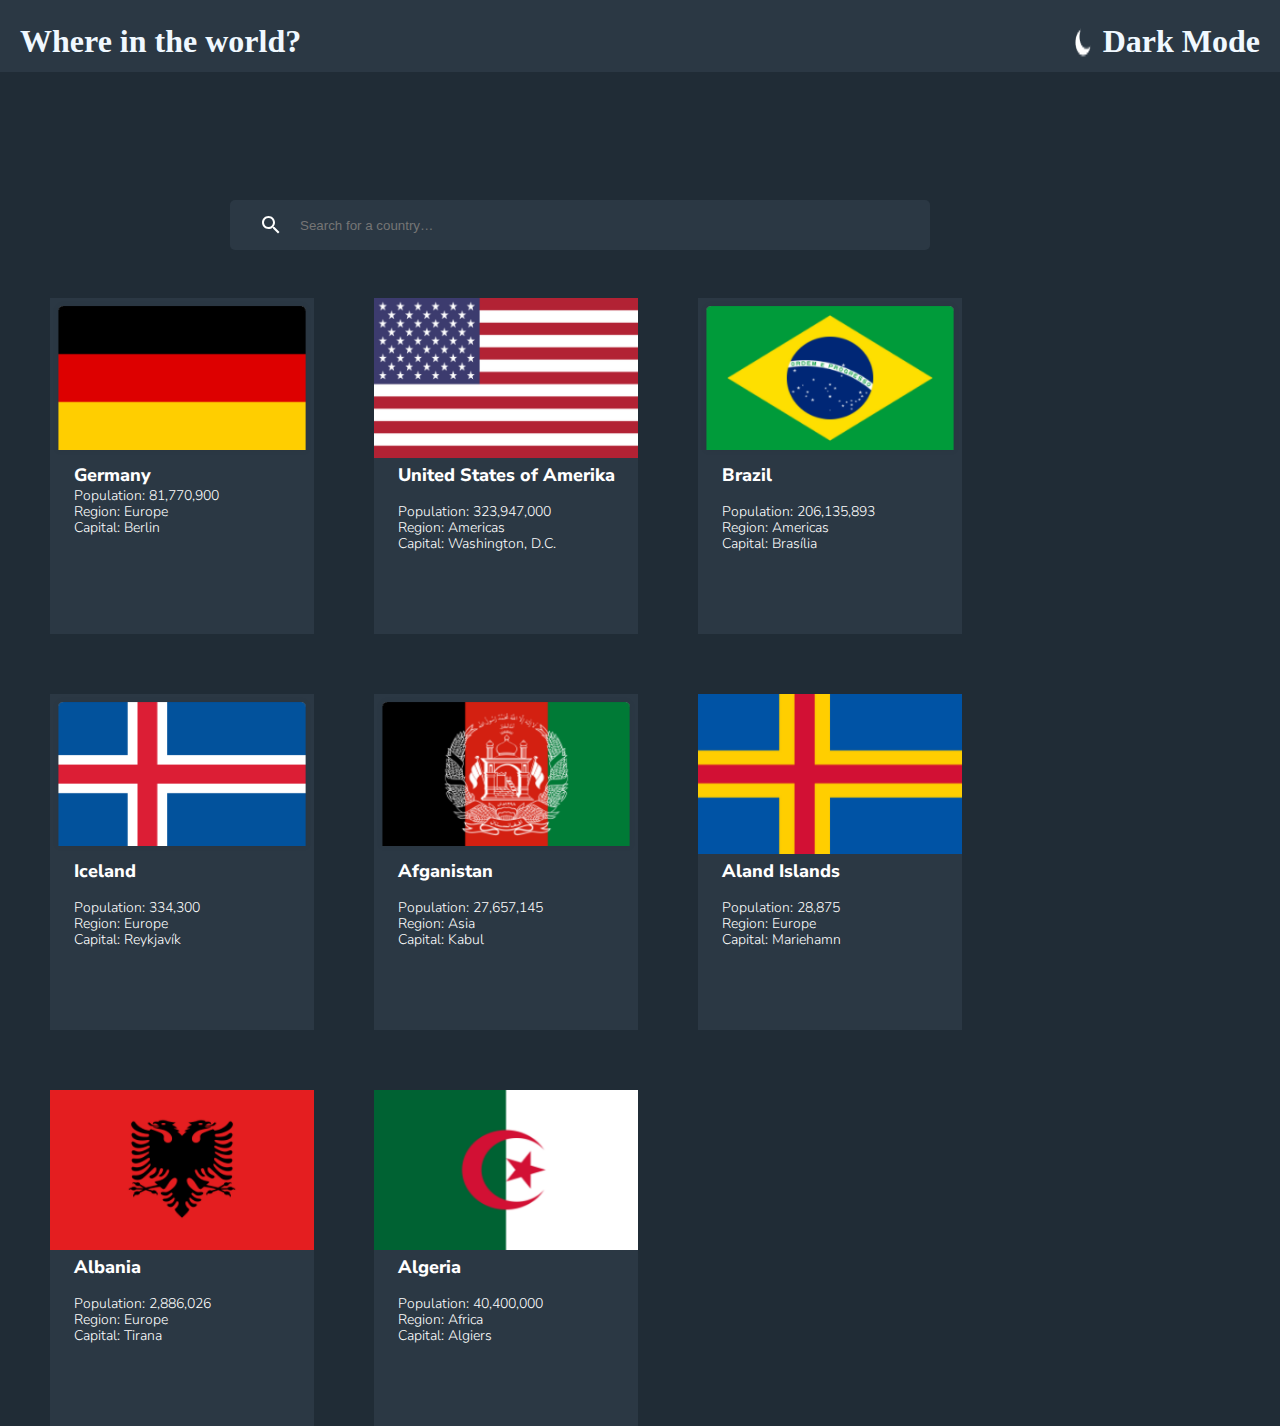
<file: index.html>
<!DOCTYPE html>
<html lang="en">

<head>
    <meta charset="UTF-8">
    <meta name="viewport" content="width=device-width, initial-scale=1.0">
    <link rel="preconnect" href="https://fonts.googleapis.com">
    <link rel="preconnect" href="https://fonts.gstatic.com" crossorigin>
    <link
        href="https://fonts.googleapis.com/css2?family=Inter:wght@100..900&family=Mulish:ital,wght@0,200..1000;1,200..1000&family=Nunito+Sans:ital,opsz,wght@0,6..12,200..1000;1,6..12,200..1000&family=Open+Sans:ital,wght@0,300..800;1,300..800&family=Plus+Jakarta+Sans:ital,wght@0,200..800;1,200..800&family=Poppins:ital,wght@0,100;0,200;0,300;0,400;0,500;0,600;0,700;0,800;0,900;1,100;1,200;1,300;1,400;1,500;1,600;1,700;1,800;1,900&family=Public+Sans:ital,wght@0,100..900;1,100..900&family=Roboto+Mono:ital,wght@0,100..700;1,100..700&family=Roboto:ital,wght@0,100;0,300;0,400;0,500;0,700;0,900;1,100;1,300;1,400;1,500;1,700;1,900&display=swap"
        rel="stylesheet">
    <link rel="stylesheet" href="style.css">
    <title>Document</title>
</head>

<body style="background-color: #202C36;">
    <header>
        <nav>
            <div class="container">
                <div class="navbar">
                    <h1 class="logo">Where in the world?</h1>
                    <div class="moon">
                        <img class="moon_logo" src="/Group 3.png" alt="">
                        <h1 class="dark">Dark Mode</h1>
                    </div>
                </div>
            </div>
        </nav>
        <div class="search container">
            <img src="/icon-search-white.svg" alt="">
            <input placeholder="Search for a country…" type="text">
        </div>
    </header>
    <section class="container">
        <div class="cards">
            <div class="card">
                <img src="/1280px-Flag_of_Germany.svg.png" alt="Germany">
                <a href="/about.html">Germany</a>
                <p>Population: 81,770,900</p>
                <p>Region: Europe</p>
                <p>Capital: Berlin</p>
            </div>
            <div class="card">
                <img src="/1280px-Flag_of_Germany.svg (1).png" alt="Usa">
                <h1>United States of Amerika</h1>
                <p>Population: 323,947,000</p>
                <p>Region: Americas</p>
                <p>Capital: Washington, D.C.</p>
            </div>
            <div class="card">
                <img src="/1280px-Flag_of_Germany.svg (2).png" alt="Brazil">
                <h1>Brazil</h1>
                <p>Population: 206,135,893</p>
                <p>Region: Americas</p>
                <p>Capital: Brasília</p>
            </div>
            <div class="card">
                <img src="/1280px-Flag_of_Germany.svg (3).png" alt="Iceland">
                <h1>Iceland</h1>
                <p>Population: 334,300</p>
                <p>Region: Europe</p>
                <p>Capital: Reykjavík</p>
            </div>
            <div class="card">
                <img src="/1280px-Flag_of_Germany.svg (4).png" alt="Afganistan">
                <h1>Afganistan</h1>
                <p>Population: 27,657,145</p>
                <p>Region: Asia</p>
                <p>Capital: Kabul</p>
            </div>
            <div class="card">
                <img src="/1280px-Flag_of_Germany.svg (5).png" alt="Aland Islandds">
                <h1>Aland Islands</h1>
                <p>Population: 28,875</p>
                <p>Region: Europe</p>
                <p>Capital: Mariehamn</p>
            </div>
            <div class="card">
                <img src="/1280px-Flag_of_Germany.svg (6).png" alt="Albania">
                <h1>Albania</h1>
                <p>Population: 2,886,026</p>
                <p>Region: Europe</p>
                <p>Capital: Tirana</p>
            </div>
            <div class="card">
                <img src="/1280px-Flag_of_Germany.svg (7).png" alt="Algeria">
                <h1>Algeria</h1>
                <p>Population: 40,400,000</p>
                <p>Region: Africa</p>
                <p>Capital: Algiers</p>

            </div>
        </div>
    </section>
</body>

</html>
</file>
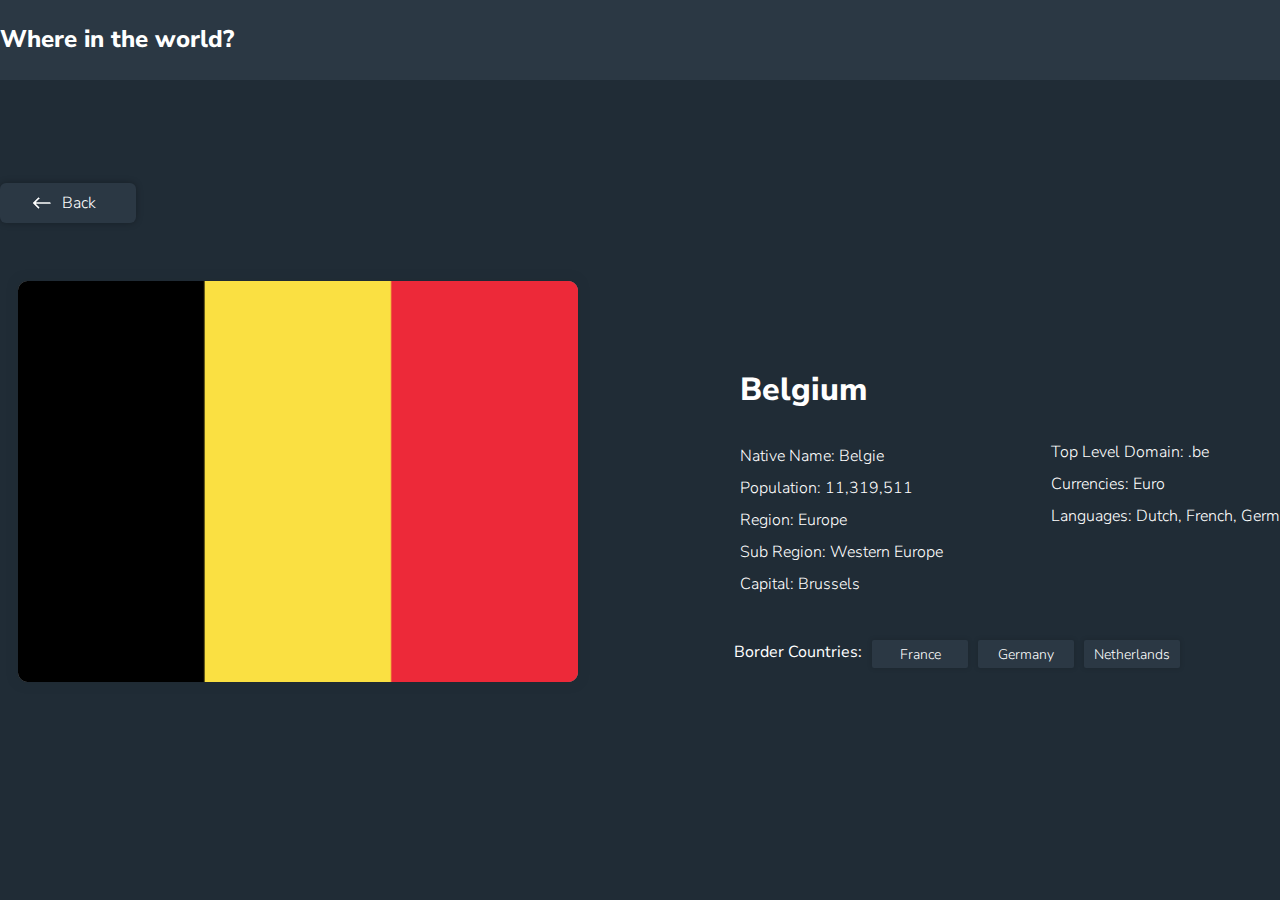
<file: about.html>
<!DOCTYPE html>
<html lang="en">

<head>
    <meta charset="UTF-8">
    <meta name="viewport" content="width=device-width, initial-scale=1.0">
    <link rel="preconnect" href="https://fonts.googleapis.com">
    <link rel="preconnect" href="https://fonts.gstatic.com" crossorigin>
    <link
        href="https://fonts.googleapis.com/css2?family=Inter:wght@100..900&family=Mulish:ital,wght@0,200..1000;1,200..1000&family=Nunito+Sans:ital,opsz,wght@0,6..12,200..1000;1,6..12,200..1000&family=Open+Sans:ital,wght@0,300..800;1,300..800&family=Plus+Jakarta+Sans:ital,wght@0,200..800;1,200..800&family=Poppins:ital,wght@0,100;0,200;0,300;0,400;0,500;0,600;0,700;0,800;0,900;1,100;1,200;1,300;1,400;1,500;1,600;1,700;1,800;1,900&family=Public+Sans:ital,wght@0,100..900;1,100..900&family=Roboto+Mono:ital,wght@0,100..700;1,100..700&family=Roboto:ital,wght@0,100;0,300;0,400;0,500;0,700;0,900;1,100;1,300;1,400;1,500;1,700;1,900&display=swap"
        rel="stylesheet">
    <link rel="stylesheet" href="about.css">
    <title>Document</title>
</head>

<body style=" background-color: #202C36;">
    <header>
        <nav>
            <div class="container">
                <div class="navbar">
                    <h1>Where in the world?</h1>
                    <div class="moon">
                        <img src="/Path.png" alt="">
                        <h1>Dark mode</h1>
                    </div>
                </div>
            </div>
        </nav>
        <div class="main-header container">
            <button>
                <img src="/call-made.png" alt="back">
                <a href="/index.html">Back</a>
            </button>
        </div>
    </header>
    <section class="scn container">
        <div class="section-header">
            <div class="left-side">
                <img src="/FLAG Copy.png" alt="belgium">
            </div>
            <div class="right-side">
               
                <div class="mini-left">
                    <h2>Belgium</h1>
                    <h1>Native Name: Belgie</h1>
                    <h1>Population: 11,319,511</h1>
                    <h1>Region: Europe</h1>
                    <h1>Sub Region: Western Europe</h1>
                    <h1>Capital: Brussels</h1>
                </div>
                <div class="mini-right">
                    <h1>Top Level Domain: .be</h1>
                    <h1>Currencies: Euro</h1>
                    <h1>Languages: Dutch, French, German</h1>
                </div>
              
            </div>
            
        </div>
        <div class="buttons">
            <h1>Border Countries: </h1>
            <button>France</button>
            <button>Germany</button>
            <button>Netherlands</button>
        </div>
    </section>
</body>

</html>
</file>
<file: style.css>
* {
    margin: 0;
    padding: 0;
    box-sizing: border-box;
}

.container {
    width: 1440px;
    margin-left: auto;
    margin-right: auto;
    height: 8vh;

}

nav {
    background-color: #2B3844;
}

.navbar {
    padding-top: 23px;
    display: flex;
    justify-content: space-between;
    align-items: center;
}

.navbar h1 {
    color: aliceblue;
}

.moon {
    display: flex;
    gap: 10px;
}

.search {
    padding-left: 32px;
    margin-top: 128px;
    margin-left: 230px;
    background-color: #2B3844;
    width: 480px;
    height: 56px;
    display: flex;
    color: aliceblue;
    gap: 20px;
    align-items: center;
    border-radius: 5px;
}

input {
    background-color: #2B3844;
    color: aliceblue;
    border: none;
}

.card {
    width: 264px;
    height: 336px;
    background-color: #2B3844
}

.cards h1 {
    color: rgb(255, 255, 255);
    font-family: Nunito Sans;
    font-size: 18px;
    font-weight: 800;
    line-height: 26px;
    letter-spacing: 0px;
    text-align: left;
    margin-bottom: 16px;
    margin-left: 24px;
}

.cards p {
    color: rgb(255, 255, 255);
    font-family: Nunito Sans;
    font-size: 14px;
    font-weight: 300;
    line-height: 16px;
    letter-spacing: 0px;
    text-align: left;
    margin-left: 24px;
}

.cards {
    display: flex;
    flex-wrap: wrap;
    gap: 60px;
    margin-top: 48px;
}

.cards img {
    width: 264px;
    height: 160px;
}


.card a {
    text-decoration: none;
    list-style-type: none;
    color: rgb(255, 255, 255);
    font-family: Nunito Sans;
    font-size: 18px;
    font-weight: 800;
    line-height: 26px;
    letter-spacing: 0px;
    text-align: left;
    margin-bottom: 16px;
    margin-left: 24px;
}

@media screen and (max-width: 600px) {
    .container {
        width: 500px;
        height: 43px;
    }

    .navbar {
        width: 100%;
        height: 40px;
        display: flex;
    }

    .logo {
        margin-bottom: 20px;
        color: rgb(255, 255, 255);
        font-family: Nunito Sans;
        font-size: 14px;
        font-weight: 800;
        line-height: 20px;
        letter-spacing: 0px;
        text-align: left;
    }

    .moon {
        display: flex;
    }

    .search {
        width: 343px;
        height: 48px;
        margin-left: auto;
        margin-right: auto;
        margin-bottom: 120px;
    }

    .dark {
        color: rgb(255, 255, 255);
        font-family: Nunito Sans;
        font-size: 12px;
        font-weight: 600;
        line-height: 16px;
        letter-spacing: 0px;
        text-align: left;
        margin-bottom: 15px;
    }

    .moon_logo {
        width: 12px;
        height: 11px;
    }

    .cards {
        flex-direction: column;
        margin-left: 115px;
    }

}

/* Media query for screens with a width between 601 and 768 pixels */
@media screen and (min-width: 601px) and (max-width: 768px) {

    .container {
        width: 601px;
        margin-right: auto;
        margin-left: auto;
    }

    .search {
        width: 400px;
        height: 50px;
        margin-bottom: 120px;
    }

    .navbar {
        margin-left: 10px;
        margin-right: 10px;
    }



    .cards {
        display: flex;
        flex-wrap: wrap;

    }

    .logo {
        font-size: 18px;
    }

    .dark {
        font-size: 16px;
    }
}



/* Media query for screens with a width between 769 and 1024 pixels */
@media screen and (min-width: 769px) and (max-width: 1024px) {
    .container {
        width: 750px;
        margin-right: auto;
        margin-left: auto;
    }

    .search {
        width: 500px;
        height: 43px;
        margin-bottom: 120px;
    }

    .cards {
        display: flex;
        flex-wrap: wrap;
        margin-left: 75px;
        gap: 80px;
    }

    .navbar {
        margin-left: 15px;
        margin-right: 15px;
    }

    .logo {
        font-size: 20px;
    }

    .dark {
        font-size: 18px;
    }
}

/* Media query for screens with a width between 1025 and 1200 pixels */
@media screen and (min-width: 1025px) and (max-width: 1200px) {
    .container {
        width: 1000px;
        margin-right: auto;
        margin-left: auto;
    }

    .search {
        width: 600px;
        height: 43px;
        margin-bottom: 80px;
    }

    .cards {
        display: flex;
        flex-wrap: wrap;
        margin-left: 50px;
    }
}

/* Media query for screens with a minimum width of 1201 pixels */
@media screen and (min-width: 1201px) {
    .container {
        width: 100%;
    }

    .search {
        width: 700px;
        height: 50px;
    }

    .navbar {
        margin-right: 20px;
        margin-left: 20px;
    }

    .cards {
        margin-left: 50px;
    }
}
</file>
<file: about.css>
* {
    margin: 0;
    padding: 0;
    box-sizing: border-box;
}

.container {
    width: 1440px;
    margin-left: auto;
    margin-right: auto;

    height: 80px;
    padding-top: 23px;
}

nav {
    background-color: #2B3844;
}

body {
    background-color: #202C36;
}

.navbar {
    display: flex;
    justify-content: space-between;
}

.moon {
    display: flex;
    align-items: center;
    gap: 10px;
}

.navbar h1 {
    color: rgb(255, 255, 255);
    font-family: Nunito Sans;
    font-size: 24px;
    font-weight: 800;
    line-height: 33px;
    letter-spacing: 0px;
    text-align: left;
}

.moon h1 {
    color: rgb(255, 255, 255);
    font-family: Nunito Sans;
    font-size: 16px;
    font-weight: 600;
    line-height: 22px;
    letter-spacing: 0px;
    text-align: left;
}

.main-header button {
    margin-top: 80px;
    display: flex;
    align-items: center;
    padding-left: 32px;
    gap: 10px;
    color: rgb(255, 255, 255);
    font-family: Nunito Sans;
    font-size: 16px;
    font-weight: 300;
    line-height: 20px;
    letter-spacing: 0px;
    text-align: left;
    width: 136px;
    height: 40px;
    border-radius: 6px;
    border: none;
    box-shadow: 0px 0px 7px 0px rgba(0, 0, 0, 0.29);
    background: rgb(43, 56, 68);
}

.main-header button a {
    text-decoration: none;
    list-style-type: none;
    color: rgb(255, 255, 255);
    font-family: Nunito Sans;
    font-size: 16px;
    font-weight: 300;
    line-height: 20px;
    letter-spacing: 0px;
    text-align: left;
}

.scn {
    margin-top: 80px;
    position: relative;
}

.section-header {
    display: flex;
    gap: 144px;
}

.right-side {
    display: flex;
    gap: 108px;
    align-items: center;
}

.right-side h2 {
    color: rgb(255, 255, 255);
    font-family: Nunito Sans;
    font-size: 32px;
    font-weight: 800;
    line-height: 44px;
    letter-spacing: 0px;
    text-align: left;
    margin-bottom: 28px;

}

.left-side {}

.mini-left h1 {
    color: rgb(255, 255, 255);
    font-family: Nunito Sans;
    font-size: 16px;
    font-weight: 300;
    line-height: 32px;
    letter-spacing: 0px;
    text-align: left;
}

.mini-right h1 {
    color: rgb(255, 255, 255);
    font-family: Nunito Sans;
    font-size: 16px;
    font-weight: 300;
    line-height: 32px;
    letter-spacing: 0px;
    text-align: left;
}

.buttons {
    display: flex;
    gap: 10px;
    position: absolute;
    right: 260px;
    top: 400px;
}

.buttons h1 {
    color: rgb(255, 255, 255);
    font-family: Nunito Sans;
    font-size: 16px;
    font-weight: 400;
    line-height: 24px;
    letter-spacing: 0px;
    text-align: left;
}

.buttons button {
    width: 96px;
    height: 28px;
    color: rgb(255, 255, 255);
    font-family: Nunito Sans;
    font-size: 14px;
    font-weight: 300;
    line-height: 19px;
    letter-spacing: 0px;
    text-align: center;
    border-radius: 2px;
    box-shadow: 0px 0px 4px 1px rgba(0, 0, 0, 0.1);
    background: rgb(43, 56, 68);
    border: none;
    gap: 10px;
}
</file>
